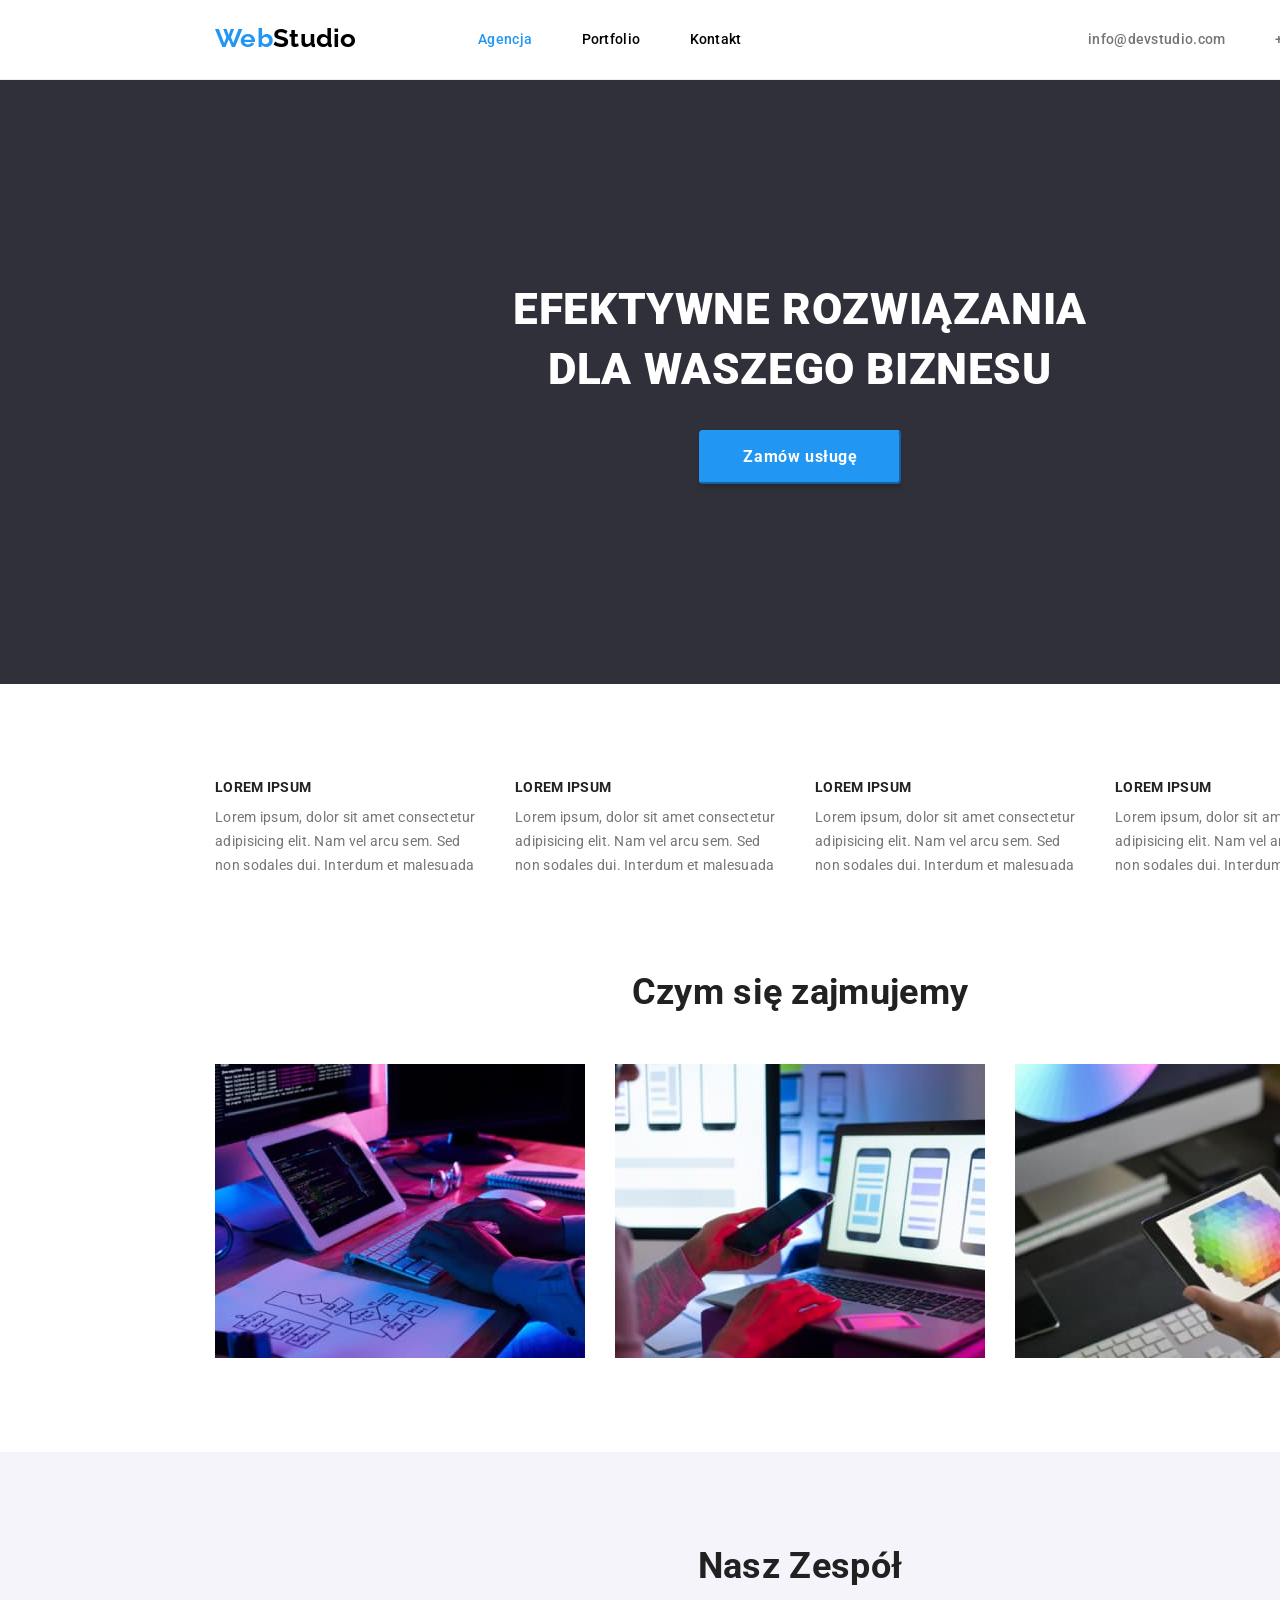
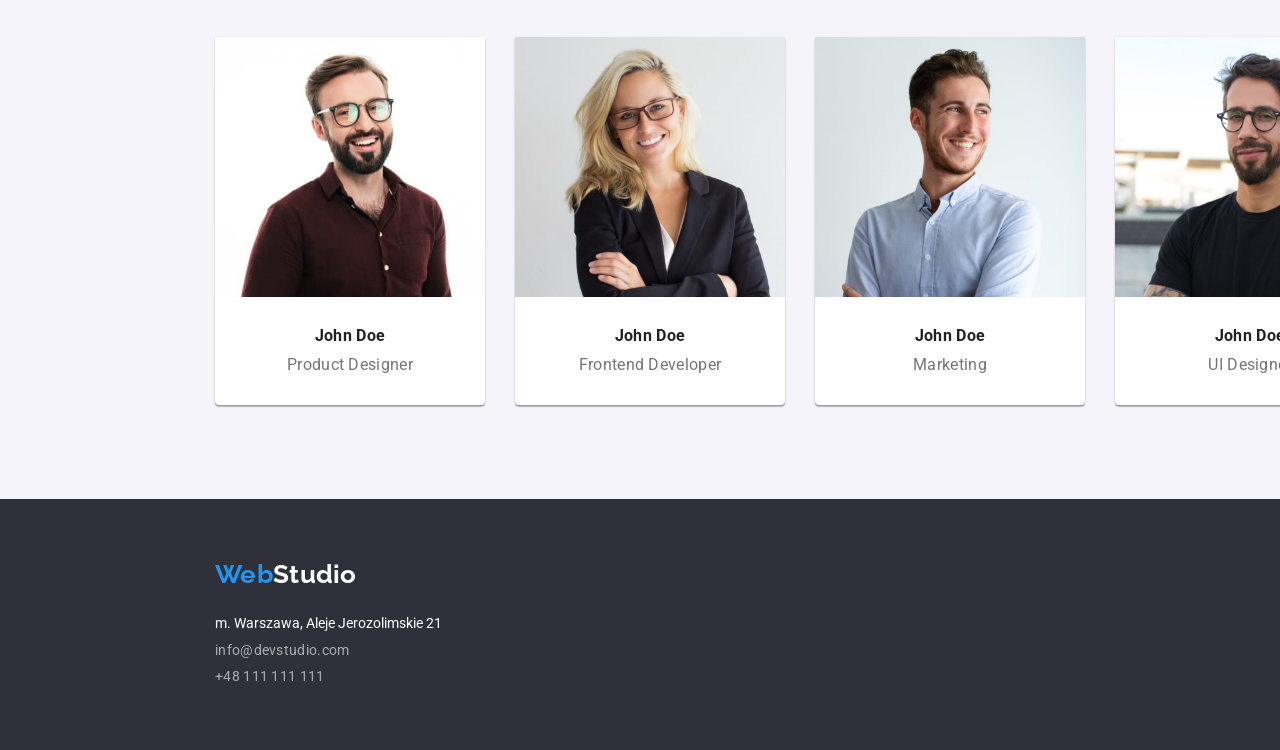
<file: index.html>
<!DOCTYPE html>
<html lang="pl">
  <head>
    <meta charset="UTF-8" />
    <meta http-equiv="X-UA-Compatible" content="IE=edge" />
    <meta name="viewport" content="width=device-width, initial-scale=1.0" />
    <title>goit-markup-hw-03</title>
    <link
      href="
    https://cdn.jsdelivr.net/npm/modern-normalize@1.1.0/modern-normalize.min.css
    "
      rel="stylesheet"
    />
    <link rel="stylesheet" href="./css/styles.css" />
    <link rel="preconnect" href="https://fonts.googleapis.com" />
    <link rel="preconnect" href="https://fonts.gstatic.com" crossorigin />
    <link
      href="https://fonts.googleapis.com/css2?family=Raleway:wght@700&family=Roboto:wght@400;500;700;900&display=swap"
      rel="stylesheet"
    />
  </head>
  <body>
    <header>
      <div class="container">
        <div class="header">
          <div class="header-logo">
            <a href="index.html" class="logo-up"
              ><span class="web">Web</span
              ><span class="studio-up">Studio</span></a
            >
          </div>

          <!-- Nawigacja do innych stron -->

          <div class="nav-links">
            <ul class="nav-list">
              <li><a href="index.html" class="agency active">Agencja</a></li>
              <li><a href="portfolio.html" class="portfolio">Portfolio</a></li>
              <li><a href="/kontakt" class="contact">Kontakt</a></li>
            </ul>
          </div>

          <!-- Mail i telefon-->
          <div class="contact-details">
            <a href="mailto:info@devstudio.com" class="contact-details_email"
              >info@devstudio.com</a
            >
            <a href="tel:+48111111111" class="contact-details_tel"
              >+48 111 111 111</a
            >
          </div>
        </div>
      </div>
    </header>

    <main>
      <!--Główny nagłówek + przycisk-->
      <div class="button-background">
        <h1 class="button-description">
          EFEKTYWNE ROZWIĄZANIA <br />
          DLA WASZEGO BIZNESU
        </h1>
        <button type="button" class="order-button">Zamów usługę</button>
      </div>
      <!--Opisy-->
      <div class="ipsum_background">
        <div class="container">
          <section class="section">
            <div class="lorem-ipsum">
              <ul>
                <li>
                  <p class="ipsum-main">LOREM IPSUM</p>
                  <p class="ipsum-secondarry">
                    Lorem ipsum, dolor sit amet consectetur adipisicing elit.
                    Nam vel arcu sem. Sed non sodales dui. Interdum et malesuada
                  </p>
                </li>
                <li>
                  <p class="ipsum-main">LOREM IPSUM</p>
                  <p class="ipsum-secondarry">
                    Lorem ipsum, dolor sit amet consectetur adipisicing elit.
                    Nam vel arcu sem. Sed non sodales dui. Interdum et malesuada
                  </p>
                </li>
                <li>
                  <p class="ipsum-main">LOREM IPSUM</p>
                  <p class="ipsum-secondarry">
                    Lorem ipsum, dolor sit amet consectetur adipisicing elit.
                    Nam vel arcu sem. Sed non sodales dui. Interdum et malesuada
                  </p>
                </li>
                <li>
                  <p class="ipsum-main">LOREM IPSUM</p>
                  <p class="ipsum-secondarry">
                    Lorem ipsum, dolor sit amet consectetur adipisicing elit.
                    Nam vel arcu sem. Sed non sodales dui. Interdum et malesuada
                  </p>
                </li>
              </ul>
            </div>
          </section>
        </div>
      </div>
      <!--Photo-->
      <div class="container">
        <section class="section">
          <div class="photos">
            <h2>Czym się zajmujemy</h2>

            <ul class="photo">
              <li class="photo-one">
                <img
                  src="images/img01.jpg"
                  alt="Programowanie"
                  width="370"
                  height="294"
                />
              </li>
              <li class="photo-two">
                <img
                  src="images/img02.jpg"
                  alt="Smartfony"
                  width="370"
                  height="294"
                />
              </li>
              <li class="photo-three">
                <img
                  src="images/img03.jpg"
                  alt="paleta kolorów na tablecie"
                  width="370"
                  height="294"
                />
              </li>
            </ul>
          </div>
        </section>
      </div>

      <!--Team-->
      <div class="team-background">
        <div class="container">
          <section class="section">
            <div class="our-team">
              <h2>Nasz Zespół</h2>
              <ul class="members">
                <li class="member">
                  <figure>
                    <img
                      src="images/portrait01.jpg"
                      alt="John Product Designer"
                      width="270"
                      height="260"
                    />
                    <figcaption>
                      <p class="john-doe">John Doe</p>
                      <p class="member-text">Product Designer</p>
                    </figcaption>
                  </figure>
                </li>

                <li class="member">
                  <figure>
                    <img
                      src="images/portrait02.jpg"
                      alt="John Product Designer"
                      width="270"
                      height="260"
                    />
                    <figcaption>
                      <p class="john-doe">John Doe</p>
                      <p class="member-text">Frontend Developer</p>
                    </figcaption>
                  </figure>
                </li>

                <li class="member">
                  <figure>
                    <img
                      src="images/portrait03.jpg"
                      alt="John Product Designer"
                      width="270"
                      height="260"
                    />
                    <figcaption>
                      <p class="john-doe">John Doe</p>
                      <p class="member-text">Marketing</p>
                    </figcaption>
                  </figure>
                </li>

                <li class="member">
                  <figure>
                    <img
                      src="images/portrait04.jpg"
                      alt="John Product Designer"
                      width="270"
                      height="260"
                    />
                    <figcaption>
                      <p class="john-doe">John Doe</p>
                      <p class="member-text">UI Designer</p>
                    </figcaption>
                  </figure>
                </li>
              </ul>
            </div>
          </section>
        </div>
      </div>
    </main>

    <!--Footer-->

    <footer class="section_footer">
      <div class="container">
        <div>
          <section>
            <div class="lower-line">
              <div class="left_section">
                <h3>
                  <a href="index.html" class="logo-down"
                    ><span class="logo-down-first">Web</span
                    ><span class="logo-down-second">Studio</span></a
                  >
                </h3>

                <address class="adress-down-first">
                  m. Warszawa, Aleje Jerozolimskie 21
                </address>

                <div class="footer-conntact">
                  <a
                    class="footer-conntact_email"
                    href="mailto:info@devstudio.com"
                    >info@devstudio.com</a
                  >
                  <br />
                  <a class="footer-conntact_tel" href="tel:+48111111111"
                    >+48 111 111 111</a
                  >
                </div>
              </div>
            </div>
          </section>
        </div>
      </div>
    </footer>
  </body>
</html>
</file>
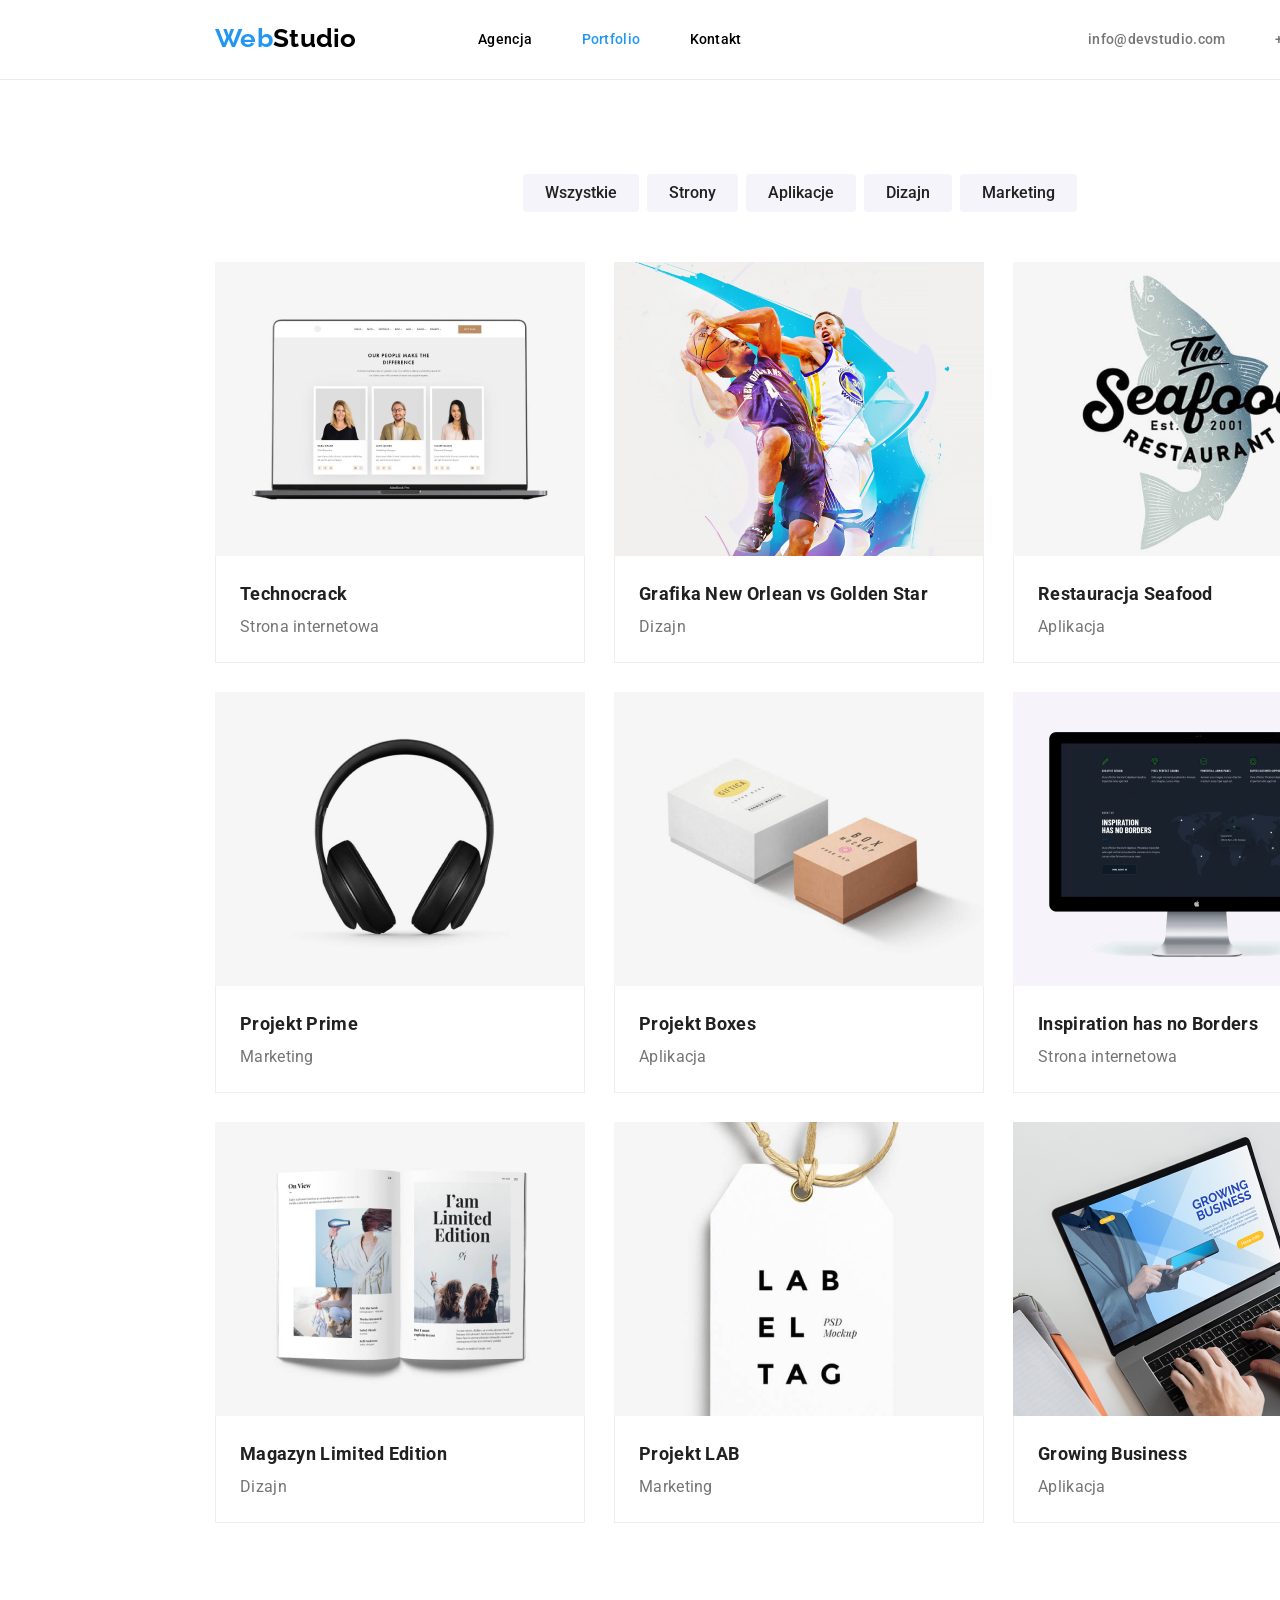
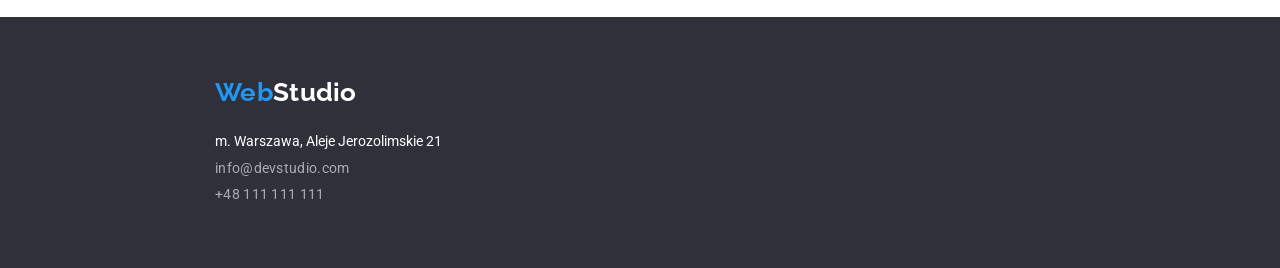
<file: portfolio.html>
<!DOCTYPE html>
<html lang="pl">
  <head>
    <meta charset="UTF-8" />
    <meta http-equiv="X-UA-Compatible" content="IE=edge" />
    <meta name="viewport" content="width=device-width, initial-scale=1.0" />
    <title>goit-markup-hw-03</title>
    <link
      href="
    https://cdn.jsdelivr.net/npm/modern-normalize@1.1.0/modern-normalize.min.css
    "
      rel="stylesheet"
    />
    <link rel="stylesheet" href="./css/styles.css" />
    <link rel="preconnect" href="https://fonts.googleapis.com" />
    <link rel="preconnect" href="https://fonts.gstatic.com" crossorigin />
    <link
      href="https://fonts.googleapis.com/css2?family=Raleway:wght@700&family=Roboto:wght@400;500;700;900&display=swap"
      rel="stylesheet"
    />
  </head>
  <body>
    <header>
      <div class="container">
        <div class="header">
          <div class="header-logo">
            <a href="index.html" class="logo-up"
              ><span class="web">Web</span
              ><span class="studio-up">Studio</span></a
            >
          </div>

          <!-- Nawigacja do innych stron -->

          <div class="nav-links">
            <ul class="nav-list">
              <li><a href="index.html" class="agency">Agencja</a></li>
              <li>
                <a href="portfolio.html" class="portfolio active">Portfolio</a>
              </li>
              <li><a href="/kontakt" class="contact">Kontakt</a></li>
            </ul>
          </div>

          <!-- Mail i telefon-->
          <div class="contact-details">
            <a href="mailto:info@devstudio.com" class="contact-details_email"
              >info@devstudio.com</a
            >
            <a href="tel:+48111111111" class="contact-details_tel"
              >+48 111 111 111</a
            >
          </div>
        </div>
      </div>
    </header>

    <main>
      <div class="container">
        <div class="section">
          <!--Przyciski-->
          <div class="buttons">
            <ul class="selectors">
              <li>
                <button type="button" class="selector-one">Wszystkie</button>
              </li>
              <li>
                <button type="button" class="selector-one">Strony</button>
              </li>
              <li>
                <button type="button" class="selector-one">Aplikacje</button>
              </li>
              <li>
                <button type="button" class="selector-one">Dizajn</button>
              </li>
              <li>
                <button type="button" class="selector-one">Marketing</button>
              </li>
            </ul>
          </div>
          <!--Wybór produktów (nazwy plikow jpg zaczynają się od p-portfolio)-->
          <div class="products">
            <ul>
              <li>
                <img
                  src="images/plogo-one.jpg"
                  alt="Technocrack"
                  width="370"
                  height="294"
                />
                <div class="prod-box">
                  <p class="prod-title">Technocrack</p>
                  <p class="prod-decription">Strona internetowa</p>
                </div>
              </li>
              <li>
                <img
                  src="images/plogo-two.jpg"
                  alt="New Orlean vs Golden Star"
                  width="370"
                  height="294"
                />
                <div class="prod-box">
                  <p class="prod-title">Grafika New Orlean vs Golden Star</p>
                  <p class="prod-decription">Dizajn</p>
                </div>
              </li>
              <li>
                <img
                  src="images/plogo-three.jpg"
                  alt="Seafood Restaurant"
                  width="370"
                  height="294"
                />
                <div class="prod-box">
                  <p class="prod-title">Restauracja Seafood</p>
                  <p class="prod-decription">Aplikacja</p>
                </div>
              </li>
              <li>
                <img
                  src="images/plogo-four.jpg"
                  alt="Headphones"
                  width="370"
                  height="294"
                />
                <div class="prod-box">
                  <p class="prod-title">Projekt Prime</p>
                  <p class="prod-decription">Marketing</p>
                </div>
              </li>
              <li>
                <img
                  src="images/plogo-five.jpg"
                  alt="Boxes"
                  width="370"
                  height="294"
                />
                <div class="prod-box">
                  <p class="prod-title">Projekt Boxes</p>
                  <p class="prod-decription">Aplikacja</p>
                </div>
              </li>
              <li>
                <img
                  src="images/plogo-six.jpg"
                  alt="Monitor"
                  width="370"
                  height="294"
                />
                <div class="prod-box">
                  <p class="prod-title">Inspiration has no Borders</p>
                  <p class="prod-decription">Strona internetowa</p>
                </div>
              </li>
              <li>
                <img
                  src="images/plogo-seven.jpg"
                  alt="Magazine"
                  width="370"
                  height="294"
                />
                <div class="prod-box">
                  <p class="prod-title">Magazyn Limited Edition</p>
                  <p class="prod-decription">Dizajn</p>
                </div>
              </li>
              <li>
                <img
                  src="images/plogo-eight.jpg"
                  alt="Tag"
                  width="370"
                  height="294"
                />
                <div class="prod-box">
                  <p class="prod-title">Projekt LAB</p>
                  <p class="prod-decription">Marketing</p>
                </div>
              </li>
              <li>
                <img
                  src="images/plogo-nine.jpg"
                  alt="Laptop"
                  width="370"
                  height="294"
                />
                <div class="prod-box">
                  <p class="prod-title">Growing Business</p>
                  <p class="prod-decription">Aplikacja</p>
                </div>
              </li>
            </ul>
          </div>
        </div>
      </div>
    </main>

    <!--Footer-->

    <footer class="section_footer">
      <div class="container">
        <div>
          <section>
            <div class="lower-line">
              <div class="left_section">
                <h3>
                  <a href="index.html" class="logo-down"
                    ><span class="logo-down-first">Web</span
                    ><span class="logo-down-second">Studio</span></a
                  >
                </h3>

                <address class="adress-down-first">
                  m. Warszawa, Aleje Jerozolimskie 21
                </address>

                <div class="footer-conntact">
                  <a
                    class="footer-conntact_email"
                    href="mailto:info@devstudio.com"
                    >info@devstudio.com</a
                  >
                  <br />
                  <a class="footer-conntact_tel" href="tel:+48111111111"
                    >+48 111 111 111</a
                  >
                </div>
              </div>
            </div>
          </section>
        </div>
      </div>
    </footer>
  </body>
</html>
</file>
<file: css/styles.css>
:root {
  --first-text-color: #212121;
  --second-text-color: #757575;
  --third-text-color: #ffffff;
  --fourth-text-color: #2196f3;
  --fifth-text-color: #000;
  --first-background-color: #fff;
  --second-background-color: #2f303a;
  --button-color: #2196f3;
  --selectors-background-colour: #f5f4fa;
  --background-colour: #f5f4fa;
}

body {
  font-family: "Roboto", "Raleway", sans-serif;
  color: var(--second-text-color);
  width: 1600px;
}

* {
  margin: 0;
  padding: 0;
}

img {
  display: block;
}

.container {
  width: 1200px;
  margin: 0 auto;
  padding-left: 15px;
  padding-right: 15px;
}

.section {
  padding-top: 94px;
  padding-bottom: 94px;
}

/* Header - start */
header {
  border-bottom: 1px solid #ececec;
}
.header {
  background-color: var(--first-background-color);
  display: flex;
  justify-content: space-between;
  padding-top: 24px;
  padding-bottom: 25px;
}

/* Web Studio */

.header-logo {
  display: inline;
  text-align: left;
}

.logo-up {
  font-family: Raleway;
  font-weight: 700;
  font-size: 26px;
  letter-spacing: 0.3px;
  text-decoration: none;
}

.web {
  color: var(--fourth-text-color);
}

.studio-up {
  color: var(--fifth-text-color);
}

/* Navigation Links */

.nav-links {
  display: flex;
  align-items: center;
}

.nav-links ul {
  font-weight: 500;
  font-size: 14px;
  line-height: 1.17;
  letter-spacing: 0.3px;
  word-spacing: 46px;
  display: inline;
  padding-left: 93px;
}

.nav-list li {
  display: inline;
  text-decoration: none;
}

.nav-list a {
  text-decoration: none;
}

.nav-list a:hover {
  color: var(--fourth-text-color);
}

.agency {
  color: #000;
}

.portfolio {
  color: #000;
}

.contact {
  color: #000;
}

.active {
  color: #2196f3;
}

/* Contact details */

.contact-details {
  font-weight: 500;
  font-size: 14px;
  letter-spacing: 0.3px;
  text-align: right;
  display: flex;
  align-items: center;
  padding-left: 318px;
}

.contact-details_email {
  color: var(--second-text-color);
  text-decoration: none;
  margin-right: 50px;
}

.contact-details_email:hover {
  color: var(--fourth-text-color);
}

.contact-details_tel {
  color: var(--second-text-color);
  text-decoration: none;
}
.contact-details_tel:hover {
  color: var(--fourth-text-color);
}

/* Header-end */

/* Main - start */

/* Button */

.button-background {
  background-color: var(--second-background-color);
  text-align: center;
  padding: 200px 0;
}

.button-description {
  font-weight: 900;
  font-size: 44px;
  line-height: 1.36;
  letter-spacing: 0.6px;
  text-transform: uppercase;
  color: var(--third-text-color);
  text-align: center;
  margin: 0;
  padding-bottom: 30px;
}

.order-button {
  font-weight: 700;
  font-size: 16px;
  line-height: 1.875;
  letter-spacing: 0.6px;
  background-color: var(--button-color);
  border-color: var(--button-color);
  border-radius: 4px;
  box-shadow: 0px 4px 4px rgba(0, 0, 0, 0.15);
  color: var(--third-text-color);
  cursor: pointer;
  padding: 10px 41px 10px 42px;
}

/* Description Lorem Ipsum */

.ipsum_background .section {
  padding-bottom: 0px;
}

.lorem-ipsum {
  background-color: var(--first-background-color);
}

.lorem-ipsum ul {
  display: flex;
  justify-content: space-evenly;
  gap: 30px;
  margin: 0;
}

.lorem-ipsum li {
  list-style: none;
}

.ipsum-main {
  font-weight: 700;
  font-size: 14px;
  line-height: 1.14;
  letter-spacing: 0.3px;
  color: var(--first-text-color);
  display: inline;
  list-style: none;
  text-align: center;
}

.ipsum-secondarry {
  font-size: 14px;
  line-height: 1.71;
  letter-spacing: 0.3px;
  text-decoration: none;
  text-align: left;
  padding-top: 10px;
}

/* Photo */

.photos {
  background-color: var(--first-background-color);
  display: inline;
  color: var(--first-text-color);
}
.photos h2 {
  text-align: center;
  font-weight: 700;
  font-size: 36px;
  line-height: 1.16;
  letter-spacing: 0.3px;
  color: var(--first-text-color);
  padding-bottom: 50px;
}
.photo {
  display: flex;
  align-items: center;
  justify-content: space-between;
  flex-direction: row;
}
.photos ul {
  list-style: none;
  gap: 30px;
}

/* Team */

.team-background {
  background-color: var(--background-colour);
}

.our-team {
  display: inline;
}

.our-team h2 {
  color: var(--first-text-color);
  font-weight: 700;
  font-size: 36px;
  line-height: 1.16;
  letter-spacing: 0.3px;
  text-align: center;
  padding-bottom: 50px;
}

.members {
  display: flex;
  flex-direction: row;
  justify-content: space-between;
}

.members li {
  list-style: none;
  font-size: 16px;
  text-align: center;
  background-color: var(--first-background-color);
}
.member {
  width: 270px;
  align-items: center;
  box-shadow: 0px 1px 3px rgba(0, 0, 0, 0.12), 0px 1px 1px rgba(0, 0, 0, 0.14),
    0px 2px 1px rgba(0, 0, 0, 0.2);
  border-radius: 0px 0px 4px 4px;
}
.member figure {
  margin: 0;
}

.member figcaption {
  padding-top: 30px;
  padding-bottom: 30px;
}

.john-doe {
  font-size: 16px;
  font-weight: 700;
  line-height: 1.18;
  letter-spacing: 0.3px;
  text-align: center;
  color: var(--first-text-color);
}
.member-text {
  font-size: 16px;
  line-height: 1.18;
  letter-spacing: 0.3px;
  text-align: center;
  padding-top: 10px;
}

/* Main - End */

/* Footer - Strat */
.section_footer {
  background-color: var(--second-background-color);
}

.lower-line {
  padding-top: 60px;
  padding-bottom: 60px;
}

.left_section h3 {
  margin: 0;
}

.logo-down {
  font-family: Raleway;
  font-weight: 700;
  font-size: 26px;
  line-height: 1.19;
  letter-spacing: 0.3px;
  text-decoration: none;
}

.logo-down-first {
  color: var(--fourth-text-color);
}

.logo-down-second {
  color: var(--third-text-color);
}

.adress-down-first {
  font-size: 14px;
  font-style: normal;
  line-height: 1.91;
  color: var(--third-text-color);
  padding-top: 20px;
}

.footer-conntact a {
  font-size: 14px;
  line-height: 1.91;
  letter-spacing: 0.3px;
  text-decoration: none;
  color: rgba(255, 255, 255, 0.6);
}

.footer-conntact_email {
  padding-top: 9px;
}
.footer-conntact_tel {
  padding-top: 9px;
}

/* Footer - End */

/*Styls for <main> Portfolio*/

/* Selectors */
.buttons {
  padding-bottom: 50px;
}
.selectors {
  background-color: var(--first-background-color);
  display: flex;
  gap: 8px;
  justify-content: center;
  font-weight: 500;
  font-size: 16px;
  letter-spacing: 0.3px;
  line-height: 1.625;
  list-style: none;
}
/* .selectors li {
  display: inline;
} */
.selector-one {
  color: var(--first-text-color);
  background-color: var(--selectors-background-colour);
  border: none;
  border-radius: 4px;
  cursor: pointer;
  padding: 6px 22px 6px 22px;
  font-family: Roboto;
  font-weight: 500;
  font-size: 16px;
  line-height: 1.63;
}
.selector-one:hover {
  /* text-align: center; */
  background-color: var(--button-color);
  /* border-radius: 4px; */
  color: var(--third-text-color);
  box-shadow: 0px 2px 2px rgba(0, 0, 0, 0.12), 0px 2px 1px rgba(0, 0, 0, 0.08),
    0px 1px 3px rgba(0, 0, 0, 0.1);
}

.selectors ul {
  list-style: none;
  text-align: center;
}

/* products */
.products ul {
  list-style: none;
  display: flex;
  align-content: space-between;
  flex-wrap: wrap;
  flex-basis: calc((100% - 60px) / 3);
  gap: 29px;
  align-items: center;
}

.prod-box {
  border-right: 1px solid #eeeeee;
  border-bottom: 1px solid #eeeeee;
  border-left: 1px solid #eeeeee;
  padding: 20px 24px 20px 24px;
}

/* .products li:hover,
:focus {
  border-right: 1px solid #eeeeee;
  border-bottom: 1px solid #eeeeee;
  border-left: 1px solid #eeeeee;
  box-shadow: 0px 1px 1px rgba(0, 0, 0, 0.12), 0px 4px 4px rgba(0, 0, 0, 0.06),
    1px 4px 6px rgba(0, 0, 0, 0.16);
} */

.prod-title {
  font-size: 18px;
  font-weight: 700;
  line-height: 2;
  letter-spacing: 0.3px;
  color: var(--first-text-color);
  margin: 0;
}
.prod-decription {
  font-size: 16px;
  line-height: 1.875;
  letter-spacing: 0.3px;
  margin: 0;
}
</file>
